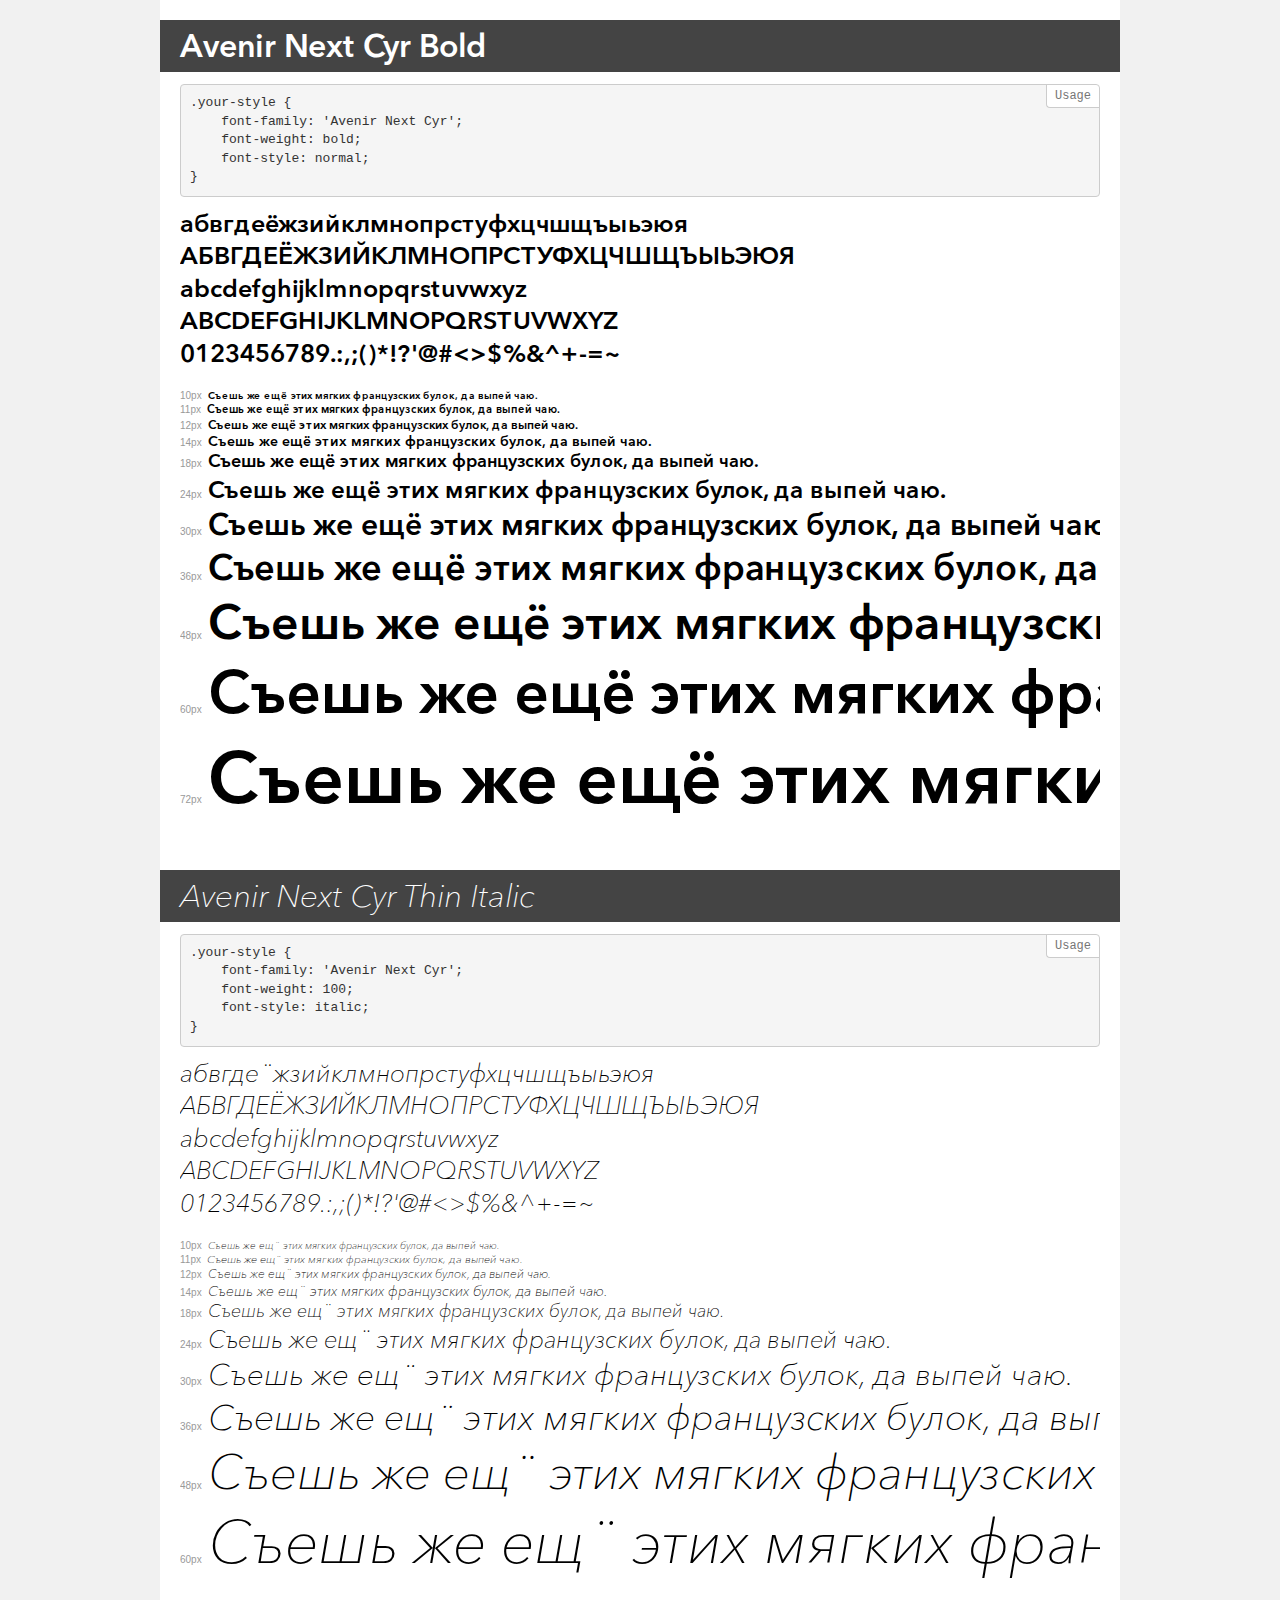
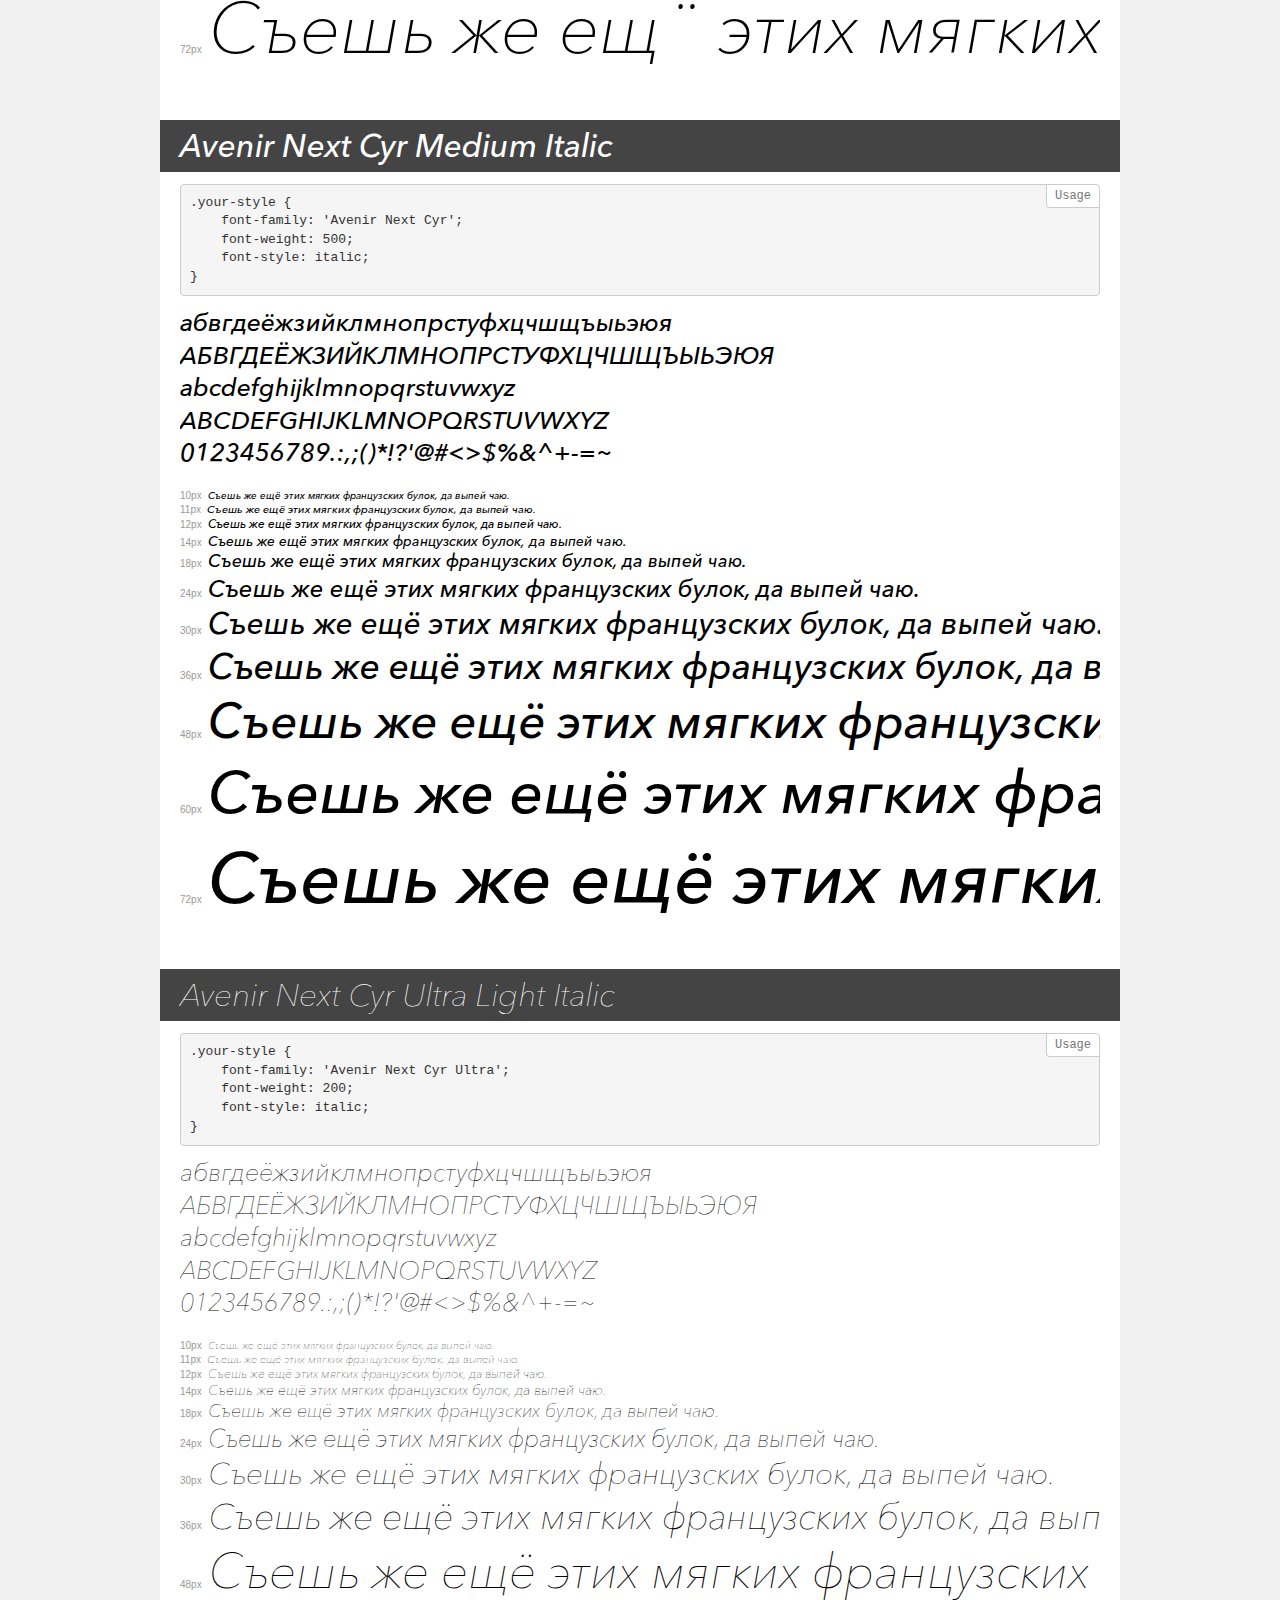
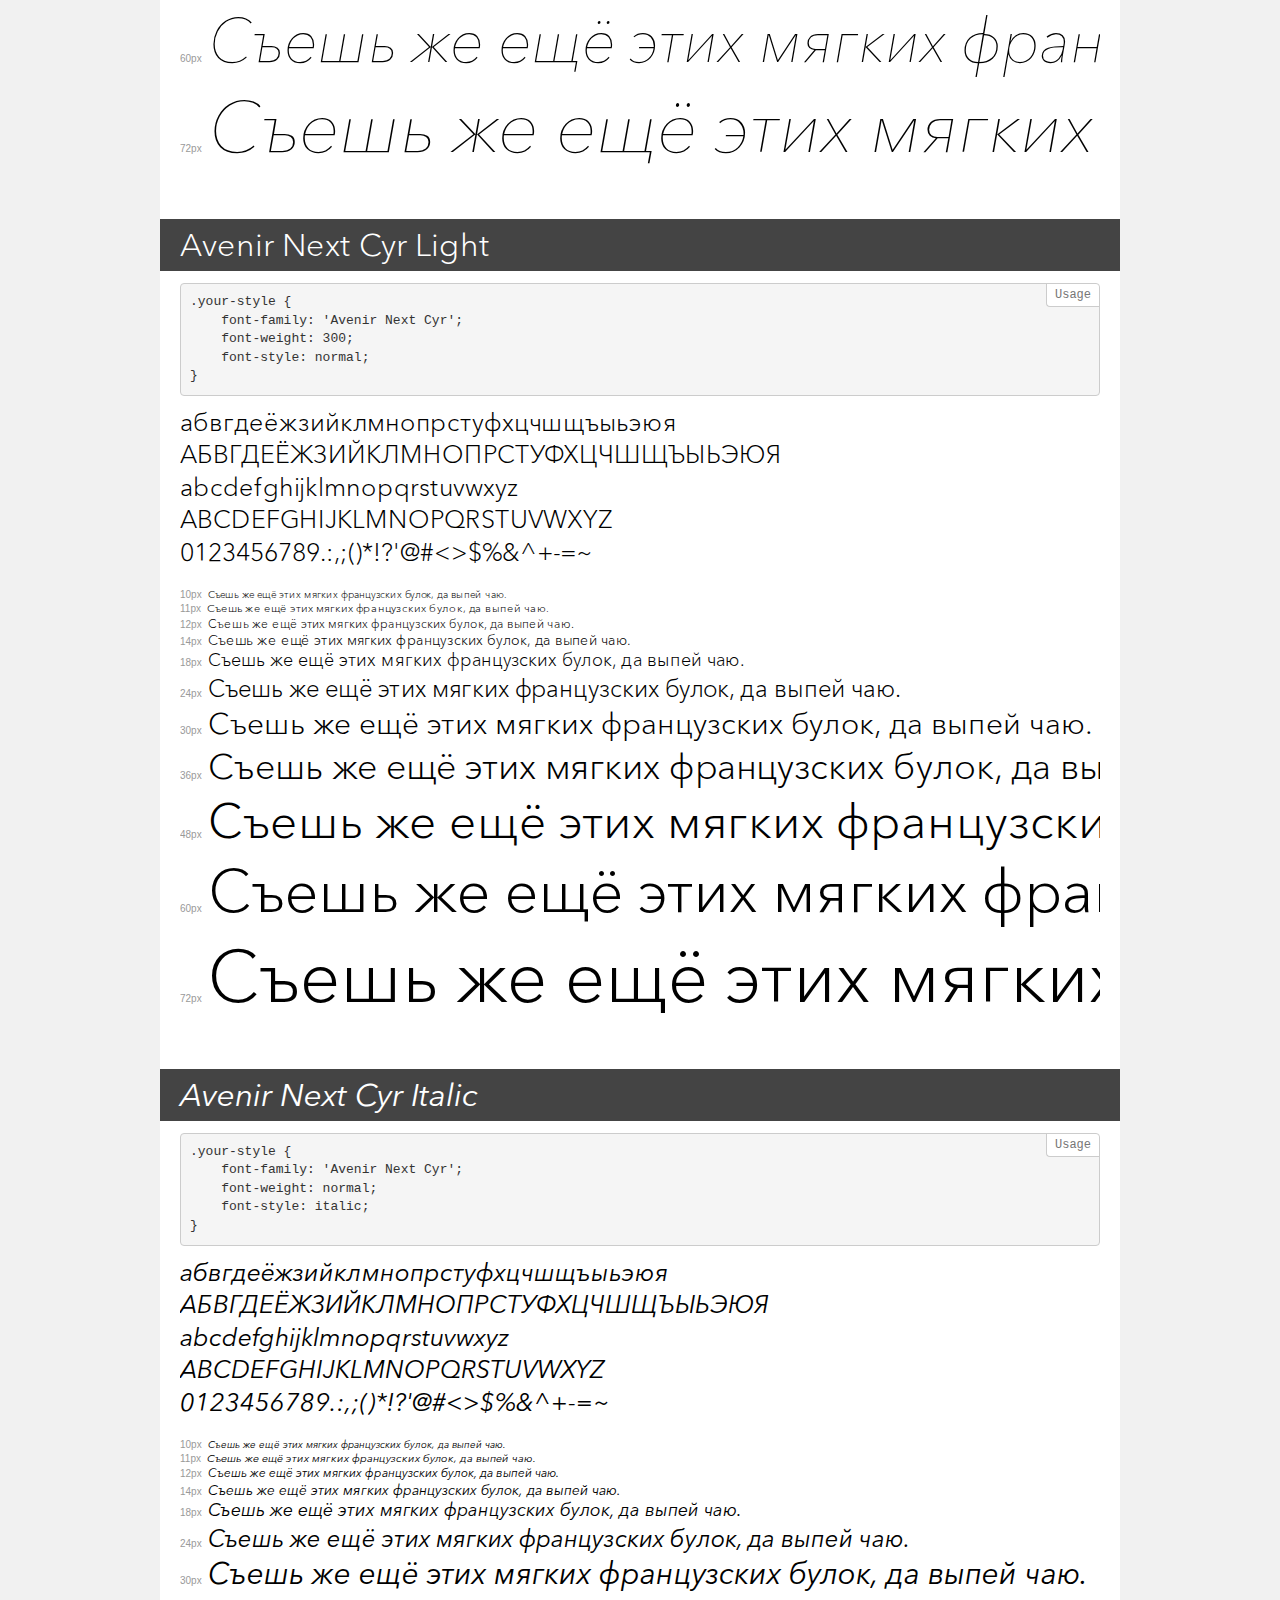
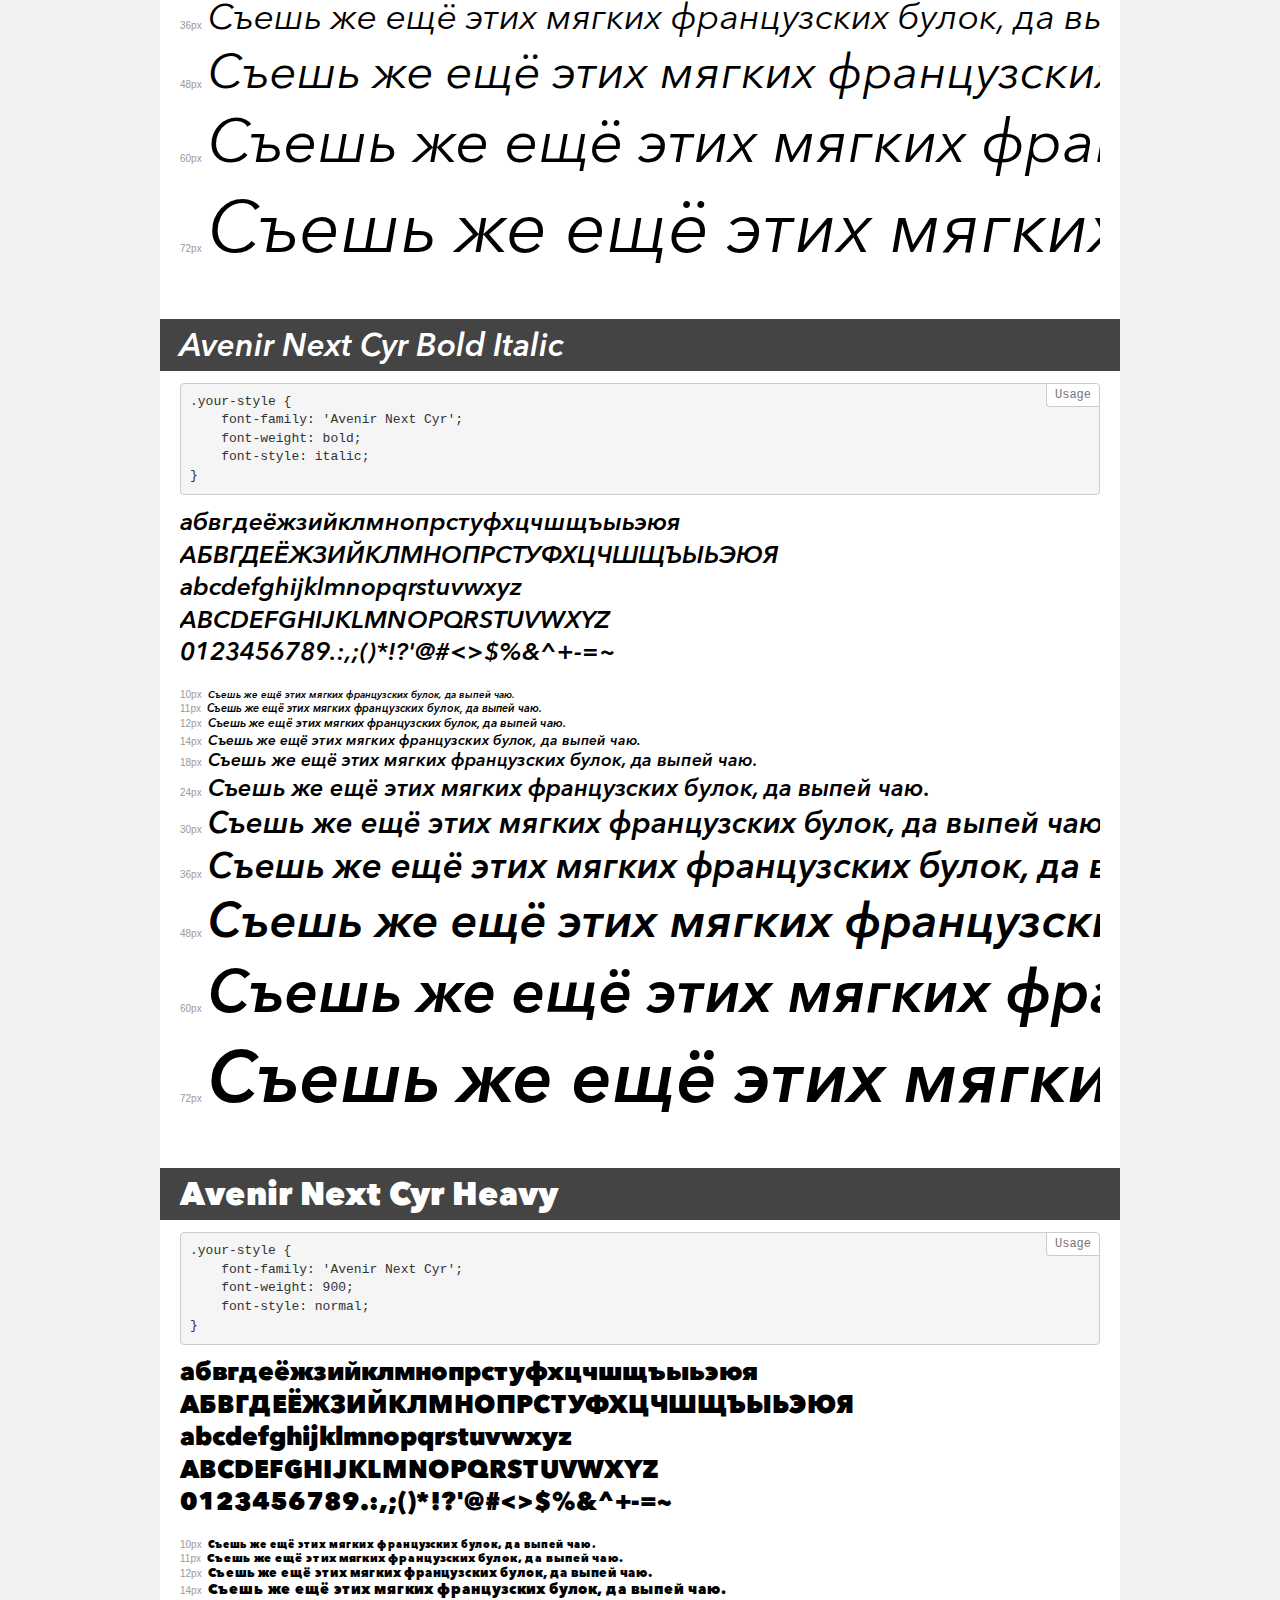
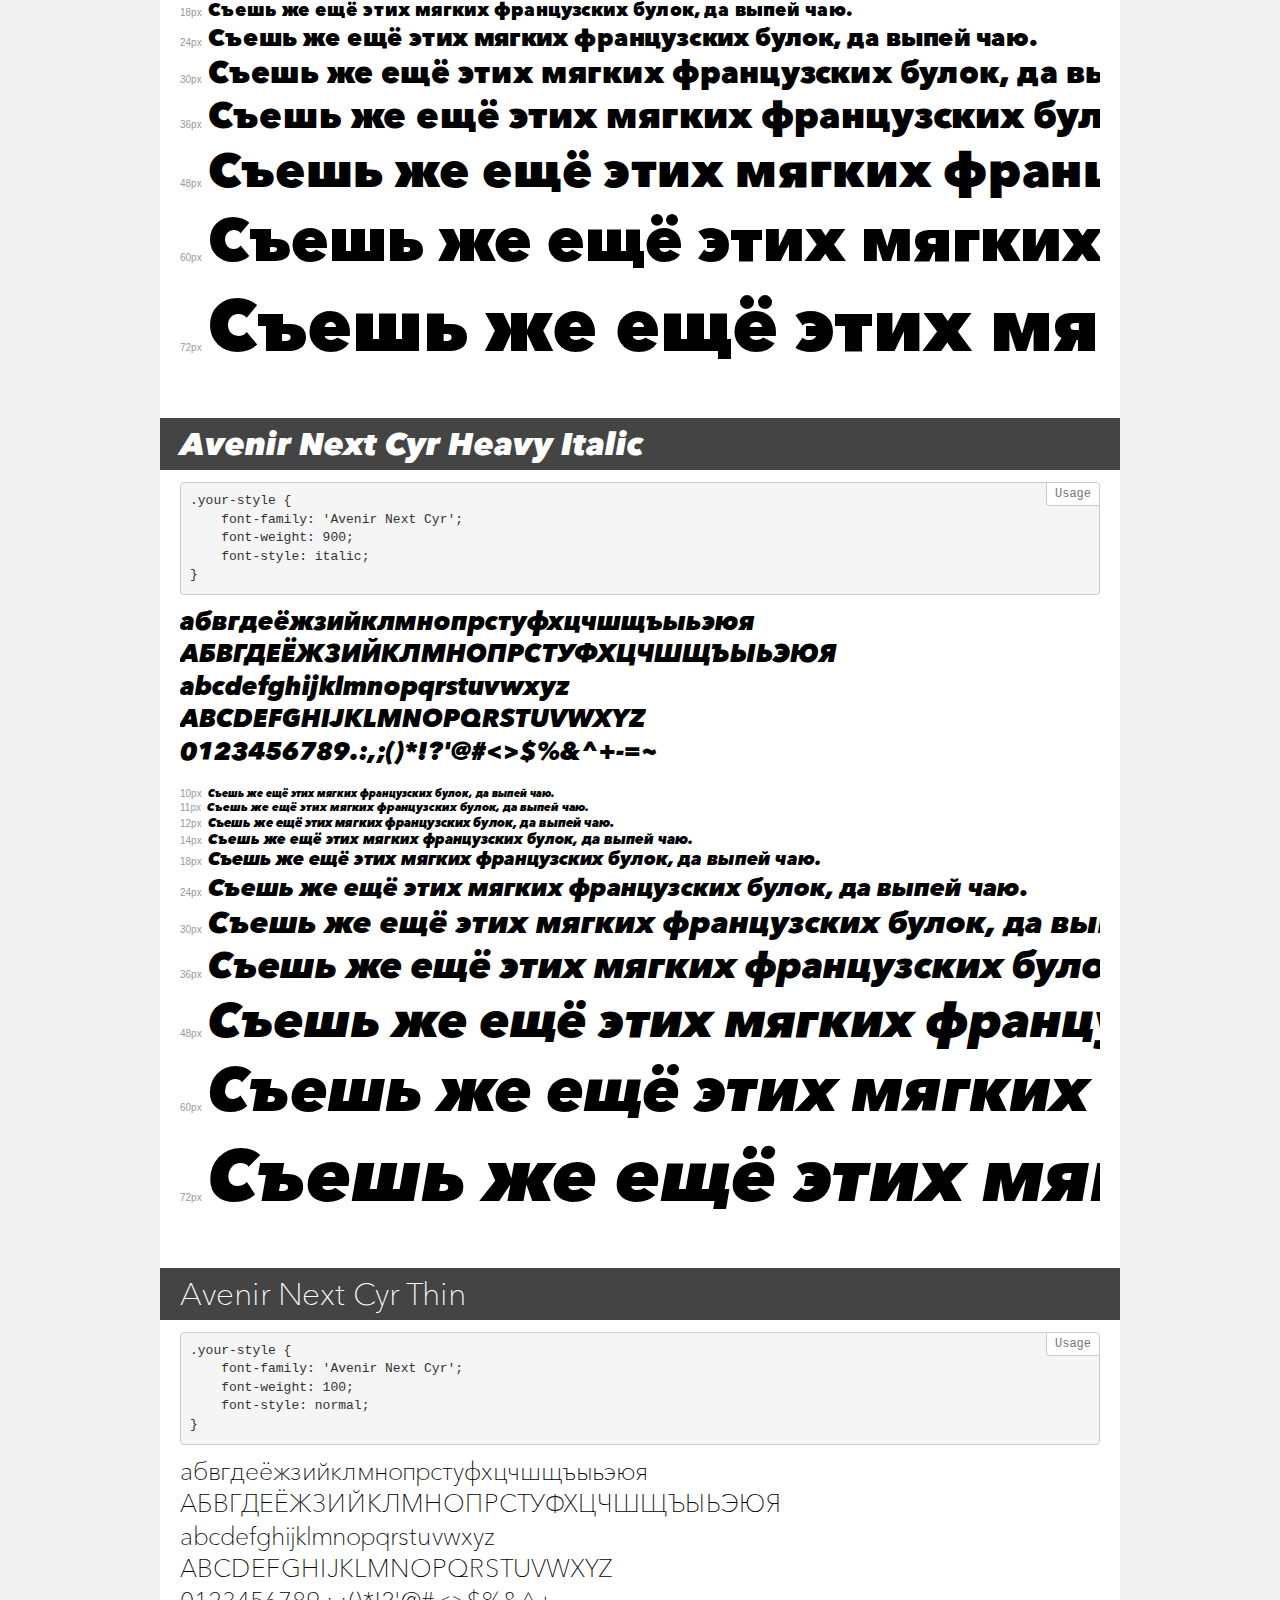
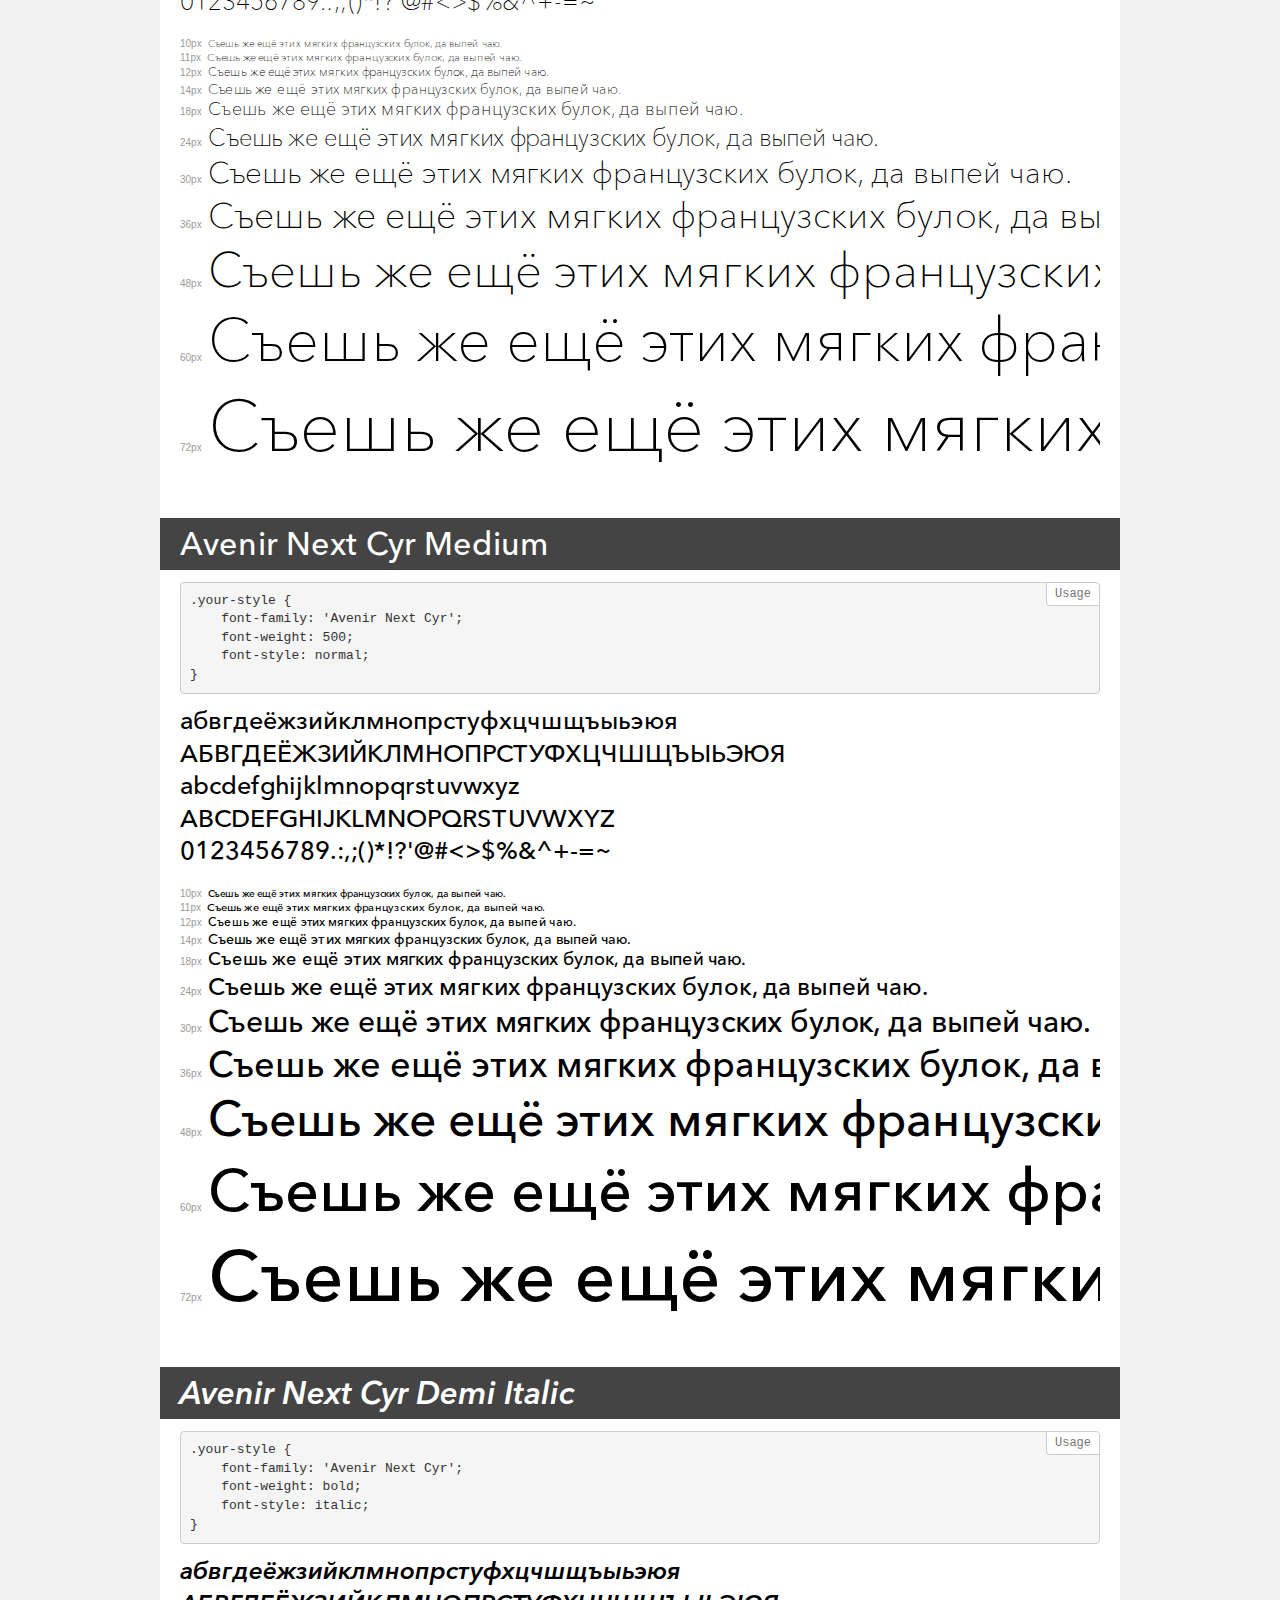
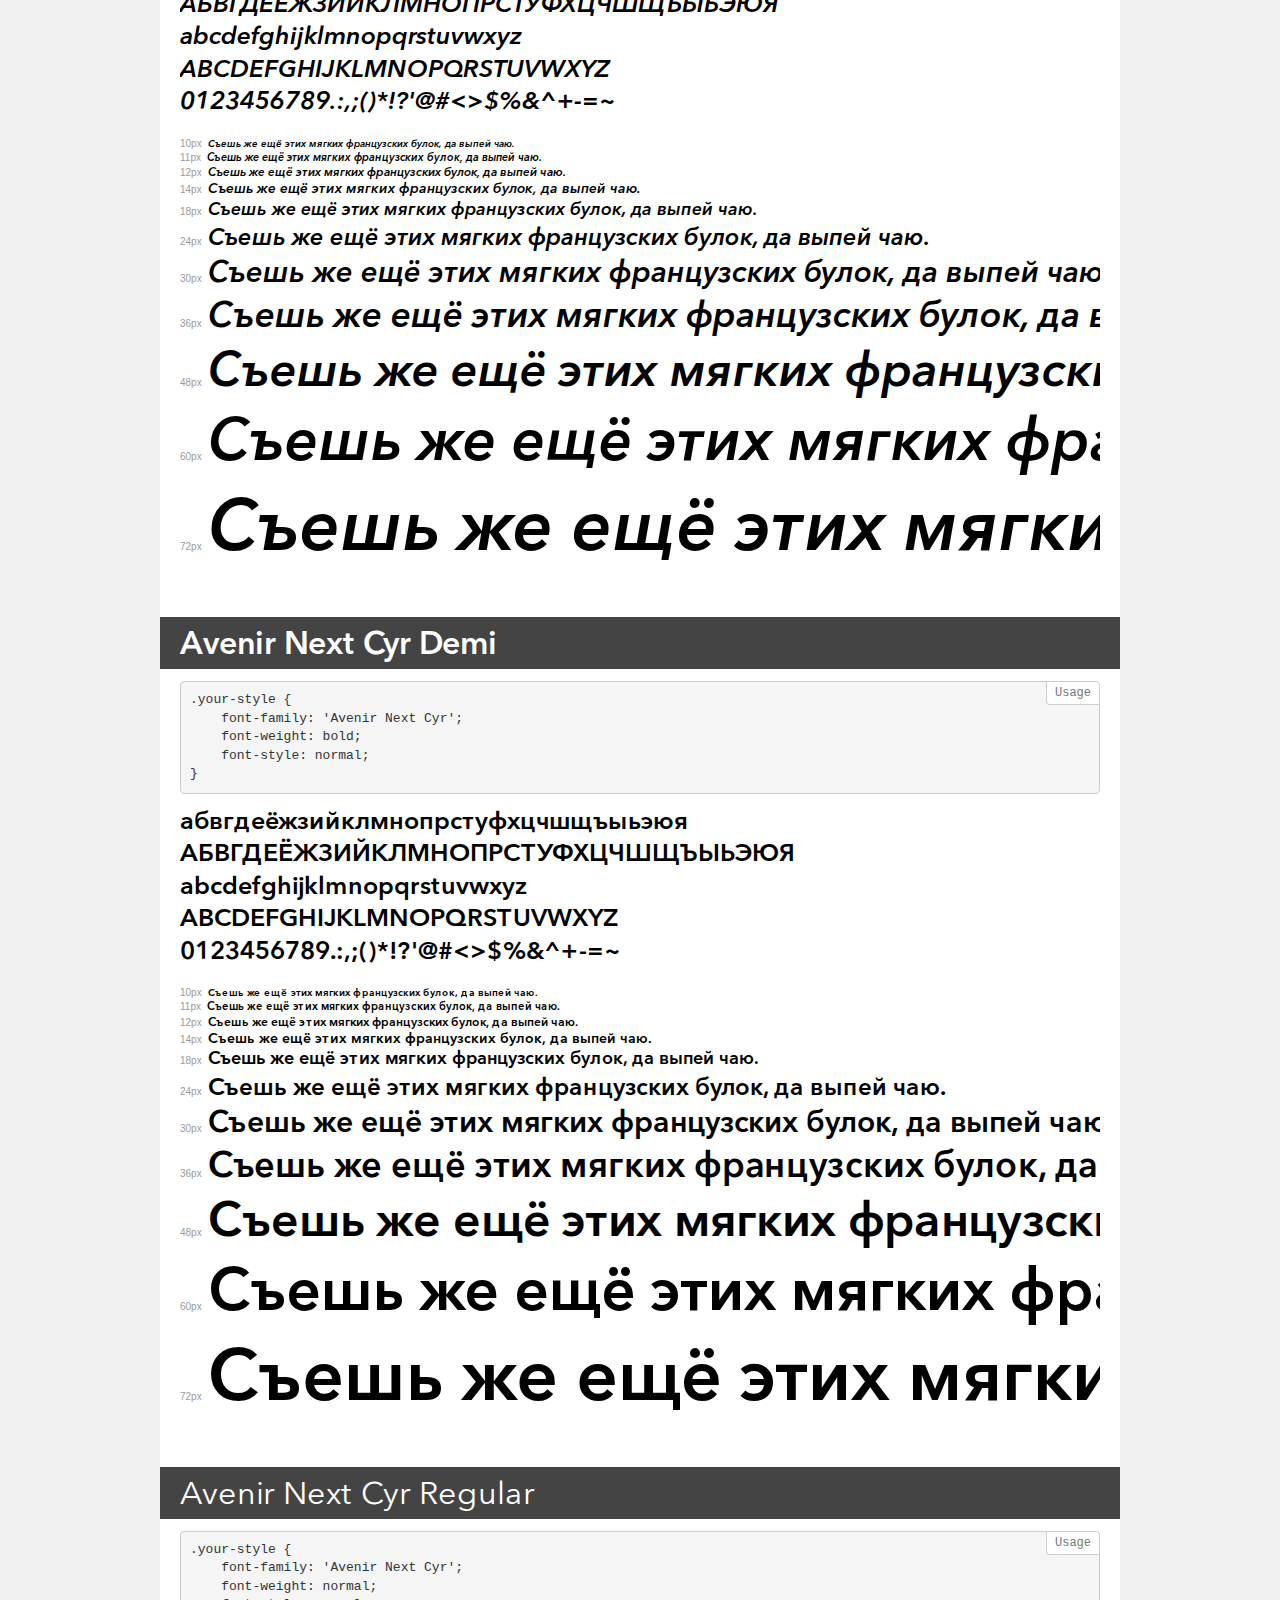
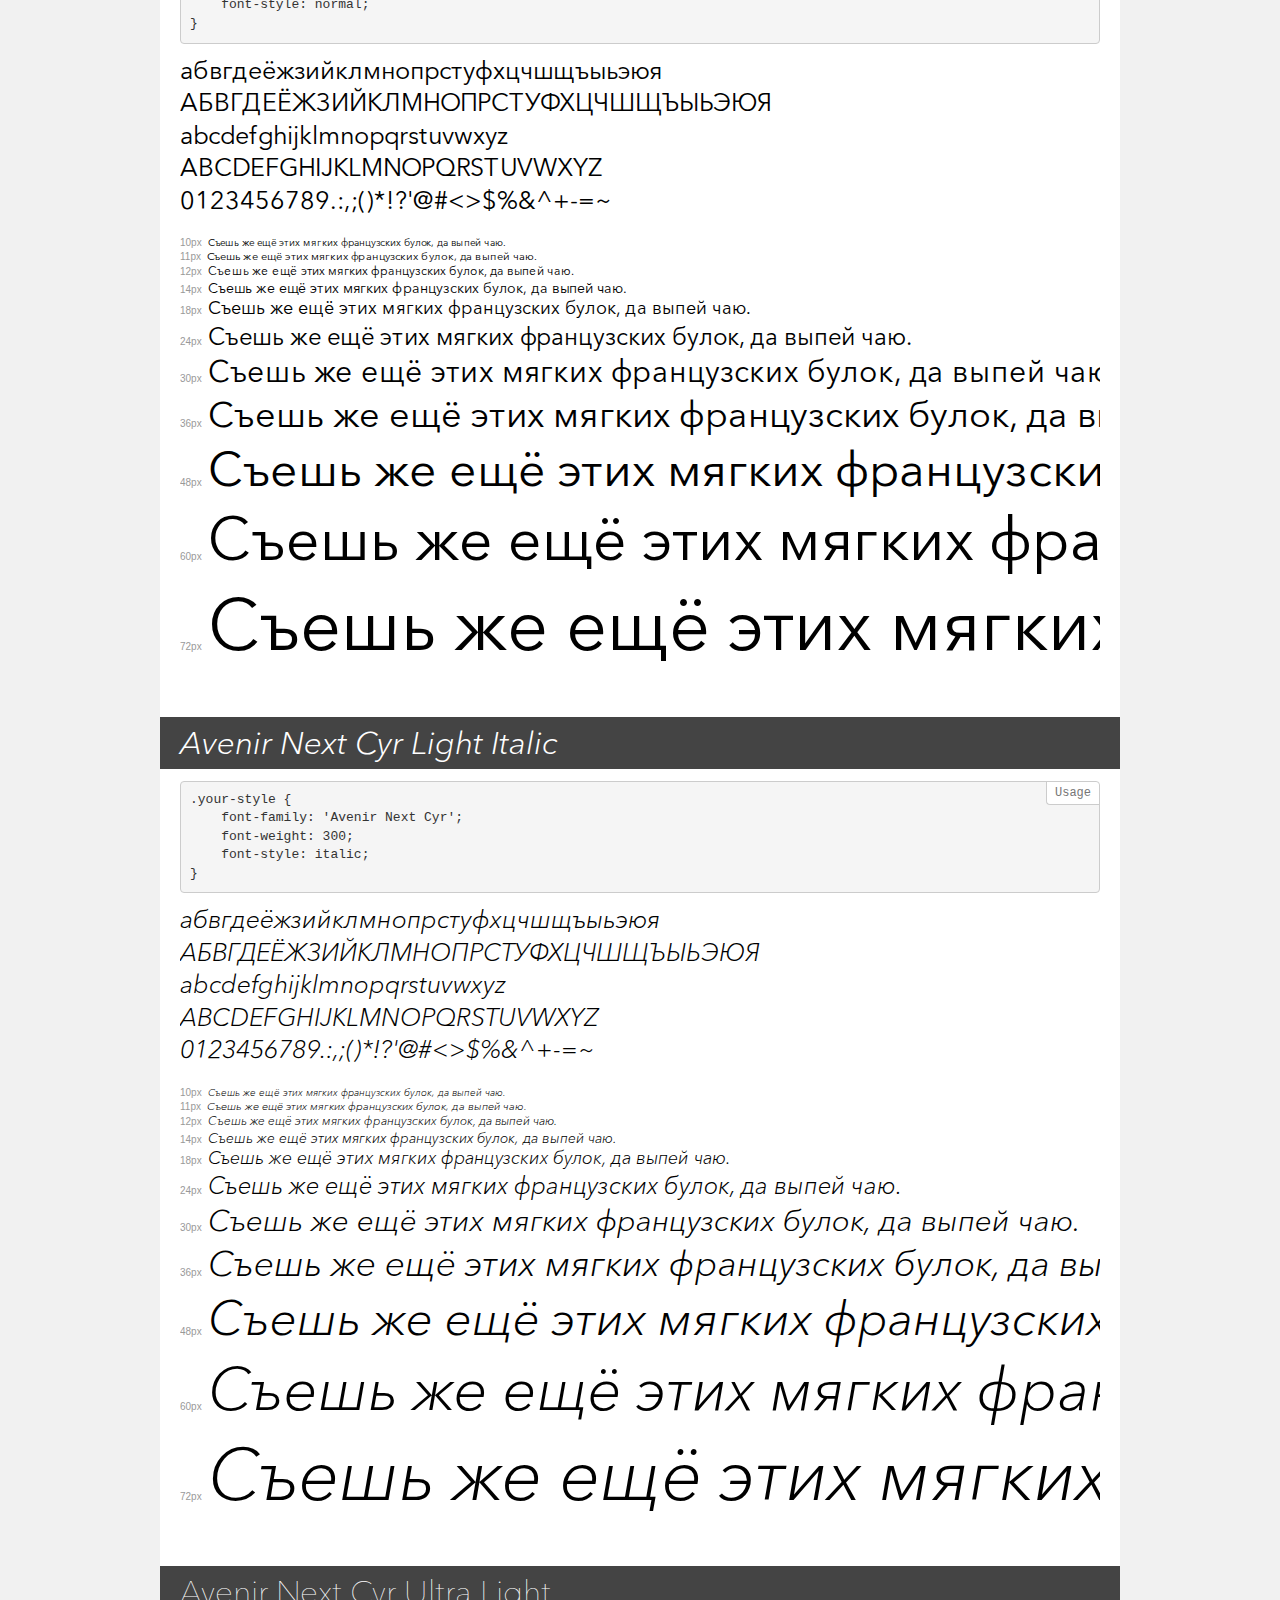
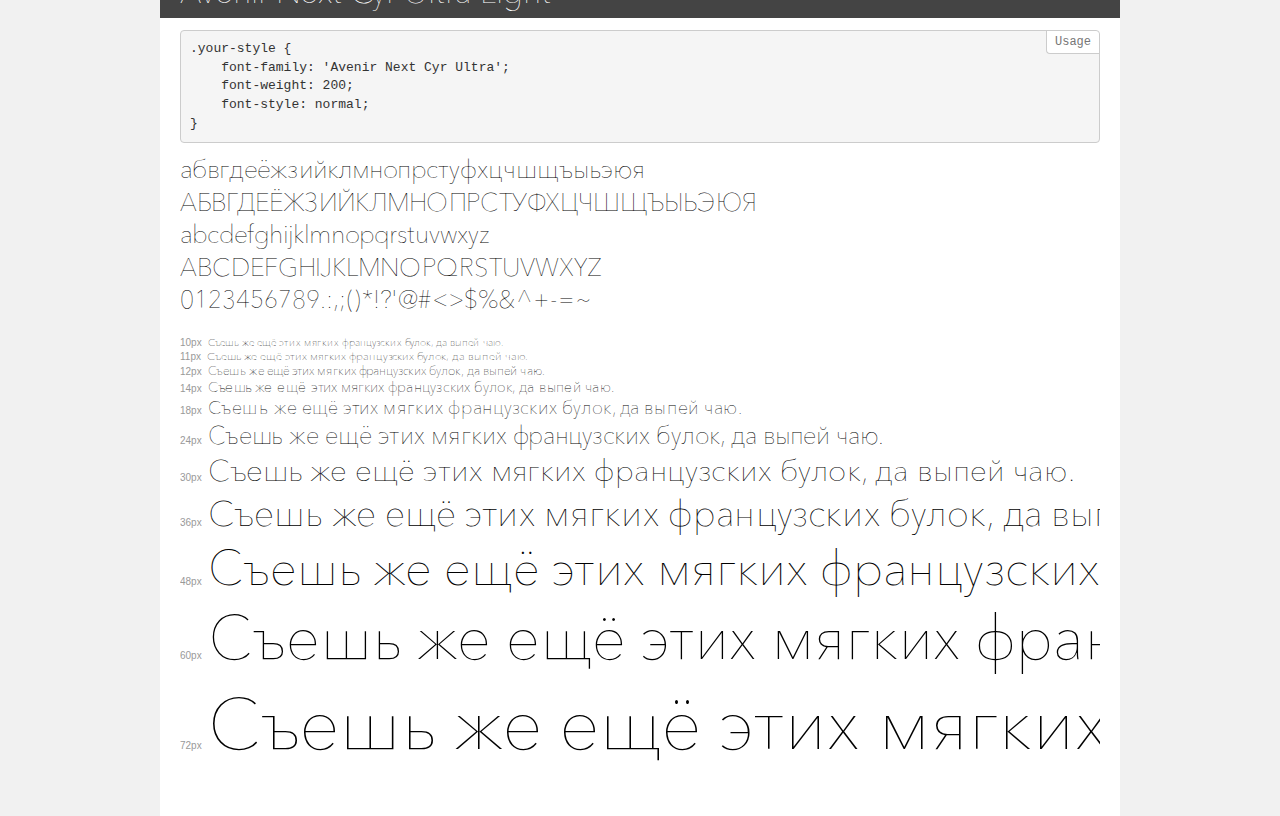
<file: fonts/avenirn/demo.html>
<!DOCTYPE html>
<html>
<head>
    <meta charset="utf-8">
    <meta http-equiv="X-UA-Compatible" content="IE=edge">
    <meta name="viewport" content="width=device-width, initial-scale=1">
    <meta name="robots" content="noindex, noarchive">
    <meta name="format-detection" content="telephone=no">
    <title>Transfonter demo</title>
    <link href="stylesheet.css" rel="stylesheet">
    <style>
        /*
        http://meyerweb.com/eric/tools/css/reset/
        v2.0 | 20110126
        License: none (public domain)
        */
        html, body, div, span, applet, object, iframe,
        h1, h2, h3, h4, h5, h6, p, blockquote, pre,
        a, abbr, acronym, address, big, cite, code,
        del, dfn, em, img, ins, kbd, q, s, samp,
        small, strike, strong, sub, sup, tt, var,
        b, u, i, center,
        dl, dt, dd, ol, ul, li,
        fieldset, form, label, legend,
        table, caption, tbody, tfoot, thead, tr, th, td,
        article, aside, canvas, details, embed,
        figure, figcaption, footer, header, hgroup,
        menu, nav, output, ruby, section, summary,
        time, mark, audio, video {
            margin: 0;
            padding: 0;
            border: 0;
            font-size: 100%;
            font: inherit;
            vertical-align: baseline;
        }
        /* HTML5 display-role reset for older browsers */
        article, aside, details, figcaption, figure,
        footer, header, hgroup, menu, nav, section {
            display: block;
        }
        body {
            line-height: 1;
        }
        ol, ul {
            list-style: none;
        }
        blockquote, q {
            quotes: none;
        }
        blockquote:before, blockquote:after,
        q:before, q:after {
            content: '';
            content: none;
        }
        table {
            border-collapse: collapse;
            border-spacing: 0;
        }
        /* common styles */
        body {
            background: #f1f1f1;
            color: #000;
        }
        .page {
            background: #fff;
            width: 920px;
            margin: 0 auto;
            padding: 20px 20px 0 20px;
            overflow: hidden;
        }
        .font-container {
            overflow-x: auto;
            overflow-y: hidden;
            margin-bottom: 40px;
            line-height: 1.3;
            white-space: nowrap;
            padding-bottom: 5px;
        }
        h1 {
            position: relative;
            background: #444;
            font-size: 32px;
            color: #fff;
            padding: 10px 20px;
            margin: 0 -20px 12px -20px;
        }
        .letters {
            font-size: 25px;
            margin-bottom: 20px;
        }
        .s10:before {
            content: '10px';
        }
        .s11:before {
            content: '11px';
        }
        .s12:before {
            content: '12px';
        }
        .s14:before {
            content: '14px';
        }
        .s18:before {
            content: '18px';
        }
        .s24:before {
            content: '24px';
        }
        .s30:before {
            content: '30px';
        }
        .s36:before {
            content: '36px';
        }
        .s48:before {
            content: '48px';
        }
        .s60:before {
            content: '60px';
        }
        .s72:before {
            content: '72px';
        }
        .s10:before, .s11:before, .s12:before, .s14:before,
        .s18:before, .s24:before, .s30:before, .s36:before,
        .s48:before, .s60:before, .s72:before {
            font-family: Arial, sans-serif;
            font-size: 10px;
            font-weight: normal;
            font-style: normal;
            color: #999;
            padding-right: 6px;
        }
        pre {
            display: block;
            position: relative;
            padding: 9px;
            margin: 0 0 10px;
            font-family: Monaco, Menlo, Consolas, "Courier New", monospace !important;
            font-size: 13px;
            line-height: 1.428571429;
            color: #333;
            font-weight: normal !important;
            font-style: normal !important;
            background-color: #f5f5f5;
            border: 1px solid #ccc;
            overflow-x: auto;
            border-radius: 4px;
        }
        pre:after {
            display: block;
            position: absolute;
            right: 0;
            top: 0;
            content: 'Usage';
            line-height: 1;
            padding: 5px 8px;
            font-size: 12px;
            color: #767676;
            background-color: #fff;
            border: 1px solid #ccc;
            border-right: none;
            border-top: none;
            border-radius: 0 4px 0 4px;
            z-index: 10;
        }
        /* responsive */
        @media (max-width: 959px) {
            .page {
                width: auto;
                margin: 0;
            }
        }
    </style>
</head>
<body>
<div class="page">
    <div class="demo" style="font-family: 'Avenir Next Cyr'; font-weight: bold; font-style: normal;">
        <h1>Avenir Next Cyr Bold</h1>
        <pre>.your-style {
    font-family: 'Avenir Next Cyr';
    font-weight: bold;
    font-style: normal;
}</pre>
        <div class="font-container">
            <p class="letters">
                абвгдеёжзийклмнопрстуфхцчшщъыьэюя<br>
АБВГДЕЁЖЗИЙКЛМНОПРСТУФХЦЧШЩЪЫЬЭЮЯ<br>
abcdefghijklmnopqrstuvwxyz<br>
ABCDEFGHIJKLMNOPQRSTUVWXYZ<br>
                0123456789.:,;()*!?'@#<>$%&^+-=~
            </p>
            <p class="s10" style="font-size: 10px;">Съешь же ещё этих мягких французских булок, да выпей чаю.</p>
            <p class="s11" style="font-size: 11px;">Съешь же ещё этих мягких французских булок, да выпей чаю.</p>
            <p class="s12" style="font-size: 12px;">Съешь же ещё этих мягких французских булок, да выпей чаю.</p>
            <p class="s14" style="font-size: 14px;">Съешь же ещё этих мягких французских булок, да выпей чаю.</p>
            <p class="s18" style="font-size: 18px;">Съешь же ещё этих мягких французских булок, да выпей чаю.</p>
            <p class="s24" style="font-size: 24px;">Съешь же ещё этих мягких французских булок, да выпей чаю.</p>
            <p class="s30" style="font-size: 30px;">Съешь же ещё этих мягких французских булок, да выпей чаю.</p>
            <p class="s36" style="font-size: 36px;">Съешь же ещё этих мягких французских булок, да выпей чаю.</p>
            <p class="s48" style="font-size: 48px;">Съешь же ещё этих мягких французских булок, да выпей чаю.</p>
            <p class="s60" style="font-size: 60px;">Съешь же ещё этих мягких французских булок, да выпей чаю.</p>
            <p class="s72" style="font-size: 72px;">Съешь же ещё этих мягких французских булок, да выпей чаю.</p>
        </div>
    </div>
    <div class="demo" style="font-family: 'Avenir Next Cyr'; font-weight: 100; font-style: italic;">
        <h1>Avenir Next Cyr Thin Italic</h1>
        <pre>.your-style {
    font-family: 'Avenir Next Cyr';
    font-weight: 100;
    font-style: italic;
}</pre>
        <div class="font-container">
            <p class="letters">
                абвгдеёжзийклмнопрстуфхцчшщъыьэюя<br>
АБВГДЕЁЖЗИЙКЛМНОПРСТУФХЦЧШЩЪЫЬЭЮЯ<br>
abcdefghijklmnopqrstuvwxyz<br>
ABCDEFGHIJKLMNOPQRSTUVWXYZ<br>
                0123456789.:,;()*!?'@#<>$%&^+-=~
            </p>
            <p class="s10" style="font-size: 10px;">Съешь же ещё этих мягких французских булок, да выпей чаю.</p>
            <p class="s11" style="font-size: 11px;">Съешь же ещё этих мягких французских булок, да выпей чаю.</p>
            <p class="s12" style="font-size: 12px;">Съешь же ещё этих мягких французских булок, да выпей чаю.</p>
            <p class="s14" style="font-size: 14px;">Съешь же ещё этих мягких французских булок, да выпей чаю.</p>
            <p class="s18" style="font-size: 18px;">Съешь же ещё этих мягких французских булок, да выпей чаю.</p>
            <p class="s24" style="font-size: 24px;">Съешь же ещё этих мягких французских булок, да выпей чаю.</p>
            <p class="s30" style="font-size: 30px;">Съешь же ещё этих мягких французских булок, да выпей чаю.</p>
            <p class="s36" style="font-size: 36px;">Съешь же ещё этих мягких французских булок, да выпей чаю.</p>
            <p class="s48" style="font-size: 48px;">Съешь же ещё этих мягких французских булок, да выпей чаю.</p>
            <p class="s60" style="font-size: 60px;">Съешь же ещё этих мягких французских булок, да выпей чаю.</p>
            <p class="s72" style="font-size: 72px;">Съешь же ещё этих мягких французских булок, да выпей чаю.</p>
        </div>
    </div>
    <div class="demo" style="font-family: 'Avenir Next Cyr'; font-weight: 500; font-style: italic;">
        <h1>Avenir Next Cyr Medium Italic</h1>
        <pre>.your-style {
    font-family: 'Avenir Next Cyr';
    font-weight: 500;
    font-style: italic;
}</pre>
        <div class="font-container">
            <p class="letters">
                абвгдеёжзийклмнопрстуфхцчшщъыьэюя<br>
АБВГДЕЁЖЗИЙКЛМНОПРСТУФХЦЧШЩЪЫЬЭЮЯ<br>
abcdefghijklmnopqrstuvwxyz<br>
ABCDEFGHIJKLMNOPQRSTUVWXYZ<br>
                0123456789.:,;()*!?'@#<>$%&^+-=~
            </p>
            <p class="s10" style="font-size: 10px;">Съешь же ещё этих мягких французских булок, да выпей чаю.</p>
            <p class="s11" style="font-size: 11px;">Съешь же ещё этих мягких французских булок, да выпей чаю.</p>
            <p class="s12" style="font-size: 12px;">Съешь же ещё этих мягких французских булок, да выпей чаю.</p>
            <p class="s14" style="font-size: 14px;">Съешь же ещё этих мягких французских булок, да выпей чаю.</p>
            <p class="s18" style="font-size: 18px;">Съешь же ещё этих мягких французских булок, да выпей чаю.</p>
            <p class="s24" style="font-size: 24px;">Съешь же ещё этих мягких французских булок, да выпей чаю.</p>
            <p class="s30" style="font-size: 30px;">Съешь же ещё этих мягких французских булок, да выпей чаю.</p>
            <p class="s36" style="font-size: 36px;">Съешь же ещё этих мягких французских булок, да выпей чаю.</p>
            <p class="s48" style="font-size: 48px;">Съешь же ещё этих мягких французских булок, да выпей чаю.</p>
            <p class="s60" style="font-size: 60px;">Съешь же ещё этих мягких французских булок, да выпей чаю.</p>
            <p class="s72" style="font-size: 72px;">Съешь же ещё этих мягких французских булок, да выпей чаю.</p>
        </div>
    </div>
    <div class="demo" style="font-family: 'Avenir Next Cyr Ultra'; font-weight: 200; font-style: italic;">
        <h1>Avenir Next Cyr Ultra Light Italic</h1>
        <pre>.your-style {
    font-family: 'Avenir Next Cyr Ultra';
    font-weight: 200;
    font-style: italic;
}</pre>
        <div class="font-container">
            <p class="letters">
                абвгдеёжзийклмнопрстуфхцчшщъыьэюя<br>
АБВГДЕЁЖЗИЙКЛМНОПРСТУФХЦЧШЩЪЫЬЭЮЯ<br>
abcdefghijklmnopqrstuvwxyz<br>
ABCDEFGHIJKLMNOPQRSTUVWXYZ<br>
                0123456789.:,;()*!?'@#<>$%&^+-=~
            </p>
            <p class="s10" style="font-size: 10px;">Съешь же ещё этих мягких французских булок, да выпей чаю.</p>
            <p class="s11" style="font-size: 11px;">Съешь же ещё этих мягких французских булок, да выпей чаю.</p>
            <p class="s12" style="font-size: 12px;">Съешь же ещё этих мягких французских булок, да выпей чаю.</p>
            <p class="s14" style="font-size: 14px;">Съешь же ещё этих мягких французских булок, да выпей чаю.</p>
            <p class="s18" style="font-size: 18px;">Съешь же ещё этих мягких французских булок, да выпей чаю.</p>
            <p class="s24" style="font-size: 24px;">Съешь же ещё этих мягких французских булок, да выпей чаю.</p>
            <p class="s30" style="font-size: 30px;">Съешь же ещё этих мягких французских булок, да выпей чаю.</p>
            <p class="s36" style="font-size: 36px;">Съешь же ещё этих мягких французских булок, да выпей чаю.</p>
            <p class="s48" style="font-size: 48px;">Съешь же ещё этих мягких французских булок, да выпей чаю.</p>
            <p class="s60" style="font-size: 60px;">Съешь же ещё этих мягких французских булок, да выпей чаю.</p>
            <p class="s72" style="font-size: 72px;">Съешь же ещё этих мягких французских булок, да выпей чаю.</p>
        </div>
    </div>
    <div class="demo" style="font-family: 'Avenir Next Cyr'; font-weight: 300; font-style: normal;">
        <h1>Avenir Next Cyr Light</h1>
        <pre>.your-style {
    font-family: 'Avenir Next Cyr';
    font-weight: 300;
    font-style: normal;
}</pre>
        <div class="font-container">
            <p class="letters">
                абвгдеёжзийклмнопрстуфхцчшщъыьэюя<br>
АБВГДЕЁЖЗИЙКЛМНОПРСТУФХЦЧШЩЪЫЬЭЮЯ<br>
abcdefghijklmnopqrstuvwxyz<br>
ABCDEFGHIJKLMNOPQRSTUVWXYZ<br>
                0123456789.:,;()*!?'@#<>$%&^+-=~
            </p>
            <p class="s10" style="font-size: 10px;">Съешь же ещё этих мягких французских булок, да выпей чаю.</p>
            <p class="s11" style="font-size: 11px;">Съешь же ещё этих мягких французских булок, да выпей чаю.</p>
            <p class="s12" style="font-size: 12px;">Съешь же ещё этих мягких французских булок, да выпей чаю.</p>
            <p class="s14" style="font-size: 14px;">Съешь же ещё этих мягких французских булок, да выпей чаю.</p>
            <p class="s18" style="font-size: 18px;">Съешь же ещё этих мягких французских булок, да выпей чаю.</p>
            <p class="s24" style="font-size: 24px;">Съешь же ещё этих мягких французских булок, да выпей чаю.</p>
            <p class="s30" style="font-size: 30px;">Съешь же ещё этих мягких французских булок, да выпей чаю.</p>
            <p class="s36" style="font-size: 36px;">Съешь же ещё этих мягких французских булок, да выпей чаю.</p>
            <p class="s48" style="font-size: 48px;">Съешь же ещё этих мягких французских булок, да выпей чаю.</p>
            <p class="s60" style="font-size: 60px;">Съешь же ещё этих мягких французских булок, да выпей чаю.</p>
            <p class="s72" style="font-size: 72px;">Съешь же ещё этих мягких французских булок, да выпей чаю.</p>
        </div>
    </div>
    <div class="demo" style="font-family: 'Avenir Next Cyr'; font-weight: normal; font-style: italic;">
        <h1>Avenir Next Cyr Italic</h1>
        <pre>.your-style {
    font-family: 'Avenir Next Cyr';
    font-weight: normal;
    font-style: italic;
}</pre>
        <div class="font-container">
            <p class="letters">
                абвгдеёжзийклмнопрстуфхцчшщъыьэюя<br>
АБВГДЕЁЖЗИЙКЛМНОПРСТУФХЦЧШЩЪЫЬЭЮЯ<br>
abcdefghijklmnopqrstuvwxyz<br>
ABCDEFGHIJKLMNOPQRSTUVWXYZ<br>
                0123456789.:,;()*!?'@#<>$%&^+-=~
            </p>
            <p class="s10" style="font-size: 10px;">Съешь же ещё этих мягких французских булок, да выпей чаю.</p>
            <p class="s11" style="font-size: 11px;">Съешь же ещё этих мягких французских булок, да выпей чаю.</p>
            <p class="s12" style="font-size: 12px;">Съешь же ещё этих мягких французских булок, да выпей чаю.</p>
            <p class="s14" style="font-size: 14px;">Съешь же ещё этих мягких французских булок, да выпей чаю.</p>
            <p class="s18" style="font-size: 18px;">Съешь же ещё этих мягких французских булок, да выпей чаю.</p>
            <p class="s24" style="font-size: 24px;">Съешь же ещё этих мягких французских булок, да выпей чаю.</p>
            <p class="s30" style="font-size: 30px;">Съешь же ещё этих мягких французских булок, да выпей чаю.</p>
            <p class="s36" style="font-size: 36px;">Съешь же ещё этих мягких французских булок, да выпей чаю.</p>
            <p class="s48" style="font-size: 48px;">Съешь же ещё этих мягких французских булок, да выпей чаю.</p>
            <p class="s60" style="font-size: 60px;">Съешь же ещё этих мягких французских булок, да выпей чаю.</p>
            <p class="s72" style="font-size: 72px;">Съешь же ещё этих мягких французских булок, да выпей чаю.</p>
        </div>
    </div>
    <div class="demo" style="font-family: 'Avenir Next Cyr'; font-weight: bold; font-style: italic;">
        <h1>Avenir Next Cyr Bold Italic</h1>
        <pre>.your-style {
    font-family: 'Avenir Next Cyr';
    font-weight: bold;
    font-style: italic;
}</pre>
        <div class="font-container">
            <p class="letters">
                абвгдеёжзийклмнопрстуфхцчшщъыьэюя<br>
АБВГДЕЁЖЗИЙКЛМНОПРСТУФХЦЧШЩЪЫЬЭЮЯ<br>
abcdefghijklmnopqrstuvwxyz<br>
ABCDEFGHIJKLMNOPQRSTUVWXYZ<br>
                0123456789.:,;()*!?'@#<>$%&^+-=~
            </p>
            <p class="s10" style="font-size: 10px;">Съешь же ещё этих мягких французских булок, да выпей чаю.</p>
            <p class="s11" style="font-size: 11px;">Съешь же ещё этих мягких французских булок, да выпей чаю.</p>
            <p class="s12" style="font-size: 12px;">Съешь же ещё этих мягких французских булок, да выпей чаю.</p>
            <p class="s14" style="font-size: 14px;">Съешь же ещё этих мягких французских булок, да выпей чаю.</p>
            <p class="s18" style="font-size: 18px;">Съешь же ещё этих мягких французских булок, да выпей чаю.</p>
            <p class="s24" style="font-size: 24px;">Съешь же ещё этих мягких французских булок, да выпей чаю.</p>
            <p class="s30" style="font-size: 30px;">Съешь же ещё этих мягких французских булок, да выпей чаю.</p>
            <p class="s36" style="font-size: 36px;">Съешь же ещё этих мягких французских булок, да выпей чаю.</p>
            <p class="s48" style="font-size: 48px;">Съешь же ещё этих мягких французских булок, да выпей чаю.</p>
            <p class="s60" style="font-size: 60px;">Съешь же ещё этих мягких французских булок, да выпей чаю.</p>
            <p class="s72" style="font-size: 72px;">Съешь же ещё этих мягких французских булок, да выпей чаю.</p>
        </div>
    </div>
    <div class="demo" style="font-family: 'Avenir Next Cyr'; font-weight: 900; font-style: normal;">
        <h1>Avenir Next Cyr Heavy</h1>
        <pre>.your-style {
    font-family: 'Avenir Next Cyr';
    font-weight: 900;
    font-style: normal;
}</pre>
        <div class="font-container">
            <p class="letters">
                абвгдеёжзийклмнопрстуфхцчшщъыьэюя<br>
АБВГДЕЁЖЗИЙКЛМНОПРСТУФХЦЧШЩЪЫЬЭЮЯ<br>
abcdefghijklmnopqrstuvwxyz<br>
ABCDEFGHIJKLMNOPQRSTUVWXYZ<br>
                0123456789.:,;()*!?'@#<>$%&^+-=~
            </p>
            <p class="s10" style="font-size: 10px;">Съешь же ещё этих мягких французских булок, да выпей чаю.</p>
            <p class="s11" style="font-size: 11px;">Съешь же ещё этих мягких французских булок, да выпей чаю.</p>
            <p class="s12" style="font-size: 12px;">Съешь же ещё этих мягких французских булок, да выпей чаю.</p>
            <p class="s14" style="font-size: 14px;">Съешь же ещё этих мягких французских булок, да выпей чаю.</p>
            <p class="s18" style="font-size: 18px;">Съешь же ещё этих мягких французских булок, да выпей чаю.</p>
            <p class="s24" style="font-size: 24px;">Съешь же ещё этих мягких французских булок, да выпей чаю.</p>
            <p class="s30" style="font-size: 30px;">Съешь же ещё этих мягких французских булок, да выпей чаю.</p>
            <p class="s36" style="font-size: 36px;">Съешь же ещё этих мягких французских булок, да выпей чаю.</p>
            <p class="s48" style="font-size: 48px;">Съешь же ещё этих мягких французских булок, да выпей чаю.</p>
            <p class="s60" style="font-size: 60px;">Съешь же ещё этих мягких французских булок, да выпей чаю.</p>
            <p class="s72" style="font-size: 72px;">Съешь же ещё этих мягких французских булок, да выпей чаю.</p>
        </div>
    </div>
    <div class="demo" style="font-family: 'Avenir Next Cyr'; font-weight: 900; font-style: italic;">
        <h1>Avenir Next Cyr Heavy Italic</h1>
        <pre>.your-style {
    font-family: 'Avenir Next Cyr';
    font-weight: 900;
    font-style: italic;
}</pre>
        <div class="font-container">
            <p class="letters">
                абвгдеёжзийклмнопрстуфхцчшщъыьэюя<br>
АБВГДЕЁЖЗИЙКЛМНОПРСТУФХЦЧШЩЪЫЬЭЮЯ<br>
abcdefghijklmnopqrstuvwxyz<br>
ABCDEFGHIJKLMNOPQRSTUVWXYZ<br>
                0123456789.:,;()*!?'@#<>$%&^+-=~
            </p>
            <p class="s10" style="font-size: 10px;">Съешь же ещё этих мягких французских булок, да выпей чаю.</p>
            <p class="s11" style="font-size: 11px;">Съешь же ещё этих мягких французских булок, да выпей чаю.</p>
            <p class="s12" style="font-size: 12px;">Съешь же ещё этих мягких французских булок, да выпей чаю.</p>
            <p class="s14" style="font-size: 14px;">Съешь же ещё этих мягких французских булок, да выпей чаю.</p>
            <p class="s18" style="font-size: 18px;">Съешь же ещё этих мягких французских булок, да выпей чаю.</p>
            <p class="s24" style="font-size: 24px;">Съешь же ещё этих мягких французских булок, да выпей чаю.</p>
            <p class="s30" style="font-size: 30px;">Съешь же ещё этих мягких французских булок, да выпей чаю.</p>
            <p class="s36" style="font-size: 36px;">Съешь же ещё этих мягких французских булок, да выпей чаю.</p>
            <p class="s48" style="font-size: 48px;">Съешь же ещё этих мягких французских булок, да выпей чаю.</p>
            <p class="s60" style="font-size: 60px;">Съешь же ещё этих мягких французских булок, да выпей чаю.</p>
            <p class="s72" style="font-size: 72px;">Съешь же ещё этих мягких французских булок, да выпей чаю.</p>
        </div>
    </div>
    <div class="demo" style="font-family: 'Avenir Next Cyr'; font-weight: 100; font-style: normal;">
        <h1>Avenir Next Cyr Thin</h1>
        <pre>.your-style {
    font-family: 'Avenir Next Cyr';
    font-weight: 100;
    font-style: normal;
}</pre>
        <div class="font-container">
            <p class="letters">
                абвгдеёжзийклмнопрстуфхцчшщъыьэюя<br>
АБВГДЕЁЖЗИЙКЛМНОПРСТУФХЦЧШЩЪЫЬЭЮЯ<br>
abcdefghijklmnopqrstuvwxyz<br>
ABCDEFGHIJKLMNOPQRSTUVWXYZ<br>
                0123456789.:,;()*!?'@#<>$%&^+-=~
            </p>
            <p class="s10" style="font-size: 10px;">Съешь же ещё этих мягких французских булок, да выпей чаю.</p>
            <p class="s11" style="font-size: 11px;">Съешь же ещё этих мягких французских булок, да выпей чаю.</p>
            <p class="s12" style="font-size: 12px;">Съешь же ещё этих мягких французских булок, да выпей чаю.</p>
            <p class="s14" style="font-size: 14px;">Съешь же ещё этих мягких французских булок, да выпей чаю.</p>
            <p class="s18" style="font-size: 18px;">Съешь же ещё этих мягких французских булок, да выпей чаю.</p>
            <p class="s24" style="font-size: 24px;">Съешь же ещё этих мягких французских булок, да выпей чаю.</p>
            <p class="s30" style="font-size: 30px;">Съешь же ещё этих мягких французских булок, да выпей чаю.</p>
            <p class="s36" style="font-size: 36px;">Съешь же ещё этих мягких французских булок, да выпей чаю.</p>
            <p class="s48" style="font-size: 48px;">Съешь же ещё этих мягких французских булок, да выпей чаю.</p>
            <p class="s60" style="font-size: 60px;">Съешь же ещё этих мягких французских булок, да выпей чаю.</p>
            <p class="s72" style="font-size: 72px;">Съешь же ещё этих мягких французских булок, да выпей чаю.</p>
        </div>
    </div>
    <div class="demo" style="font-family: 'Avenir Next Cyr'; font-weight: 500; font-style: normal;">
        <h1>Avenir Next Cyr Medium</h1>
        <pre>.your-style {
    font-family: 'Avenir Next Cyr';
    font-weight: 500;
    font-style: normal;
}</pre>
        <div class="font-container">
            <p class="letters">
                абвгдеёжзийклмнопрстуфхцчшщъыьэюя<br>
АБВГДЕЁЖЗИЙКЛМНОПРСТУФХЦЧШЩЪЫЬЭЮЯ<br>
abcdefghijklmnopqrstuvwxyz<br>
ABCDEFGHIJKLMNOPQRSTUVWXYZ<br>
                0123456789.:,;()*!?'@#<>$%&^+-=~
            </p>
            <p class="s10" style="font-size: 10px;">Съешь же ещё этих мягких французских булок, да выпей чаю.</p>
            <p class="s11" style="font-size: 11px;">Съешь же ещё этих мягких французских булок, да выпей чаю.</p>
            <p class="s12" style="font-size: 12px;">Съешь же ещё этих мягких французских булок, да выпей чаю.</p>
            <p class="s14" style="font-size: 14px;">Съешь же ещё этих мягких французских булок, да выпей чаю.</p>
            <p class="s18" style="font-size: 18px;">Съешь же ещё этих мягких французских булок, да выпей чаю.</p>
            <p class="s24" style="font-size: 24px;">Съешь же ещё этих мягких французских булок, да выпей чаю.</p>
            <p class="s30" style="font-size: 30px;">Съешь же ещё этих мягких французских булок, да выпей чаю.</p>
            <p class="s36" style="font-size: 36px;">Съешь же ещё этих мягких французских булок, да выпей чаю.</p>
            <p class="s48" style="font-size: 48px;">Съешь же ещё этих мягких французских булок, да выпей чаю.</p>
            <p class="s60" style="font-size: 60px;">Съешь же ещё этих мягких французских булок, да выпей чаю.</p>
            <p class="s72" style="font-size: 72px;">Съешь же ещё этих мягких французских булок, да выпей чаю.</p>
        </div>
    </div>
    <div class="demo" style="font-family: 'Avenir Next Cyr'; font-weight: bold; font-style: italic;">
        <h1>Avenir Next Cyr Demi Italic</h1>
        <pre>.your-style {
    font-family: 'Avenir Next Cyr';
    font-weight: bold;
    font-style: italic;
}</pre>
        <div class="font-container">
            <p class="letters">
                абвгдеёжзийклмнопрстуфхцчшщъыьэюя<br>
АБВГДЕЁЖЗИЙКЛМНОПРСТУФХЦЧШЩЪЫЬЭЮЯ<br>
abcdefghijklmnopqrstuvwxyz<br>
ABCDEFGHIJKLMNOPQRSTUVWXYZ<br>
                0123456789.:,;()*!?'@#<>$%&^+-=~
            </p>
            <p class="s10" style="font-size: 10px;">Съешь же ещё этих мягких французских булок, да выпей чаю.</p>
            <p class="s11" style="font-size: 11px;">Съешь же ещё этих мягких французских булок, да выпей чаю.</p>
            <p class="s12" style="font-size: 12px;">Съешь же ещё этих мягких французских булок, да выпей чаю.</p>
            <p class="s14" style="font-size: 14px;">Съешь же ещё этих мягких французских булок, да выпей чаю.</p>
            <p class="s18" style="font-size: 18px;">Съешь же ещё этих мягких французских булок, да выпей чаю.</p>
            <p class="s24" style="font-size: 24px;">Съешь же ещё этих мягких французских булок, да выпей чаю.</p>
            <p class="s30" style="font-size: 30px;">Съешь же ещё этих мягких французских булок, да выпей чаю.</p>
            <p class="s36" style="font-size: 36px;">Съешь же ещё этих мягких французских булок, да выпей чаю.</p>
            <p class="s48" style="font-size: 48px;">Съешь же ещё этих мягких французских булок, да выпей чаю.</p>
            <p class="s60" style="font-size: 60px;">Съешь же ещё этих мягких французских булок, да выпей чаю.</p>
            <p class="s72" style="font-size: 72px;">Съешь же ещё этих мягких французских булок, да выпей чаю.</p>
        </div>
    </div>
    <div class="demo" style="font-family: 'Avenir Next Cyr'; font-weight: bold; font-style: normal;">
        <h1>Avenir Next Cyr Demi</h1>
        <pre>.your-style {
    font-family: 'Avenir Next Cyr';
    font-weight: bold;
    font-style: normal;
}</pre>
        <div class="font-container">
            <p class="letters">
                абвгдеёжзийклмнопрстуфхцчшщъыьэюя<br>
АБВГДЕЁЖЗИЙКЛМНОПРСТУФХЦЧШЩЪЫЬЭЮЯ<br>
abcdefghijklmnopqrstuvwxyz<br>
ABCDEFGHIJKLMNOPQRSTUVWXYZ<br>
                0123456789.:,;()*!?'@#<>$%&^+-=~
            </p>
            <p class="s10" style="font-size: 10px;">Съешь же ещё этих мягких французских булок, да выпей чаю.</p>
            <p class="s11" style="font-size: 11px;">Съешь же ещё этих мягких французских булок, да выпей чаю.</p>
            <p class="s12" style="font-size: 12px;">Съешь же ещё этих мягких французских булок, да выпей чаю.</p>
            <p class="s14" style="font-size: 14px;">Съешь же ещё этих мягких французских булок, да выпей чаю.</p>
            <p class="s18" style="font-size: 18px;">Съешь же ещё этих мягких французских булок, да выпей чаю.</p>
            <p class="s24" style="font-size: 24px;">Съешь же ещё этих мягких французских булок, да выпей чаю.</p>
            <p class="s30" style="font-size: 30px;">Съешь же ещё этих мягких французских булок, да выпей чаю.</p>
            <p class="s36" style="font-size: 36px;">Съешь же ещё этих мягких французских булок, да выпей чаю.</p>
            <p class="s48" style="font-size: 48px;">Съешь же ещё этих мягких французских булок, да выпей чаю.</p>
            <p class="s60" style="font-size: 60px;">Съешь же ещё этих мягких французских булок, да выпей чаю.</p>
            <p class="s72" style="font-size: 72px;">Съешь же ещё этих мягких французских булок, да выпей чаю.</p>
        </div>
    </div>
    <div class="demo" style="font-family: 'Avenir Next Cyr'; font-weight: normal; font-style: normal;">
        <h1>Avenir Next Cyr Regular</h1>
        <pre>.your-style {
    font-family: 'Avenir Next Cyr';
    font-weight: normal;
    font-style: normal;
}</pre>
        <div class="font-container">
            <p class="letters">
                абвгдеёжзийклмнопрстуфхцчшщъыьэюя<br>
АБВГДЕЁЖЗИЙКЛМНОПРСТУФХЦЧШЩЪЫЬЭЮЯ<br>
abcdefghijklmnopqrstuvwxyz<br>
ABCDEFGHIJKLMNOPQRSTUVWXYZ<br>
                0123456789.:,;()*!?'@#<>$%&^+-=~
            </p>
            <p class="s10" style="font-size: 10px;">Съешь же ещё этих мягких французских булок, да выпей чаю.</p>
            <p class="s11" style="font-size: 11px;">Съешь же ещё этих мягких французских булок, да выпей чаю.</p>
            <p class="s12" style="font-size: 12px;">Съешь же ещё этих мягких французских булок, да выпей чаю.</p>
            <p class="s14" style="font-size: 14px;">Съешь же ещё этих мягких французских булок, да выпей чаю.</p>
            <p class="s18" style="font-size: 18px;">Съешь же ещё этих мягких французских булок, да выпей чаю.</p>
            <p class="s24" style="font-size: 24px;">Съешь же ещё этих мягких французских булок, да выпей чаю.</p>
            <p class="s30" style="font-size: 30px;">Съешь же ещё этих мягких французских булок, да выпей чаю.</p>
            <p class="s36" style="font-size: 36px;">Съешь же ещё этих мягких французских булок, да выпей чаю.</p>
            <p class="s48" style="font-size: 48px;">Съешь же ещё этих мягких французских булок, да выпей чаю.</p>
            <p class="s60" style="font-size: 60px;">Съешь же ещё этих мягких французских булок, да выпей чаю.</p>
            <p class="s72" style="font-size: 72px;">Съешь же ещё этих мягких французских булок, да выпей чаю.</p>
        </div>
    </div>
    <div class="demo" style="font-family: 'Avenir Next Cyr'; font-weight: 300; font-style: italic;">
        <h1>Avenir Next Cyr Light Italic</h1>
        <pre>.your-style {
    font-family: 'Avenir Next Cyr';
    font-weight: 300;
    font-style: italic;
}</pre>
        <div class="font-container">
            <p class="letters">
                абвгдеёжзийклмнопрстуфхцчшщъыьэюя<br>
АБВГДЕЁЖЗИЙКЛМНОПРСТУФХЦЧШЩЪЫЬЭЮЯ<br>
abcdefghijklmnopqrstuvwxyz<br>
ABCDEFGHIJKLMNOPQRSTUVWXYZ<br>
                0123456789.:,;()*!?'@#<>$%&^+-=~
            </p>
            <p class="s10" style="font-size: 10px;">Съешь же ещё этих мягких французских булок, да выпей чаю.</p>
            <p class="s11" style="font-size: 11px;">Съешь же ещё этих мягких французских булок, да выпей чаю.</p>
            <p class="s12" style="font-size: 12px;">Съешь же ещё этих мягких французских булок, да выпей чаю.</p>
            <p class="s14" style="font-size: 14px;">Съешь же ещё этих мягких французских булок, да выпей чаю.</p>
            <p class="s18" style="font-size: 18px;">Съешь же ещё этих мягких французских булок, да выпей чаю.</p>
            <p class="s24" style="font-size: 24px;">Съешь же ещё этих мягких французских булок, да выпей чаю.</p>
            <p class="s30" style="font-size: 30px;">Съешь же ещё этих мягких французских булок, да выпей чаю.</p>
            <p class="s36" style="font-size: 36px;">Съешь же ещё этих мягких французских булок, да выпей чаю.</p>
            <p class="s48" style="font-size: 48px;">Съешь же ещё этих мягких французских булок, да выпей чаю.</p>
            <p class="s60" style="font-size: 60px;">Съешь же ещё этих мягких французских булок, да выпей чаю.</p>
            <p class="s72" style="font-size: 72px;">Съешь же ещё этих мягких французских булок, да выпей чаю.</p>
        </div>
    </div>
    <div class="demo" style="font-family: 'Avenir Next Cyr Ultra'; font-weight: 200; font-style: normal;">
        <h1>Avenir Next Cyr Ultra Light</h1>
        <pre>.your-style {
    font-family: 'Avenir Next Cyr Ultra';
    font-weight: 200;
    font-style: normal;
}</pre>
        <div class="font-container">
            <p class="letters">
                абвгдеёжзийклмнопрстуфхцчшщъыьэюя<br>
АБВГДЕЁЖЗИЙКЛМНОПРСТУФХЦЧШЩЪЫЬЭЮЯ<br>
abcdefghijklmnopqrstuvwxyz<br>
ABCDEFGHIJKLMNOPQRSTUVWXYZ<br>
                0123456789.:,;()*!?'@#<>$%&^+-=~
            </p>
            <p class="s10" style="font-size: 10px;">Съешь же ещё этих мягких французских булок, да выпей чаю.</p>
            <p class="s11" style="font-size: 11px;">Съешь же ещё этих мягких французских булок, да выпей чаю.</p>
            <p class="s12" style="font-size: 12px;">Съешь же ещё этих мягких французских булок, да выпей чаю.</p>
            <p class="s14" style="font-size: 14px;">Съешь же ещё этих мягких французских булок, да выпей чаю.</p>
            <p class="s18" style="font-size: 18px;">Съешь же ещё этих мягких французских булок, да выпей чаю.</p>
            <p class="s24" style="font-size: 24px;">Съешь же ещё этих мягких французских булок, да выпей чаю.</p>
            <p class="s30" style="font-size: 30px;">Съешь же ещё этих мягких французских булок, да выпей чаю.</p>
            <p class="s36" style="font-size: 36px;">Съешь же ещё этих мягких французских булок, да выпей чаю.</p>
            <p class="s48" style="font-size: 48px;">Съешь же ещё этих мягких французских булок, да выпей чаю.</p>
            <p class="s60" style="font-size: 60px;">Съешь же ещё этих мягких французских булок, да выпей чаю.</p>
            <p class="s72" style="font-size: 72px;">Съешь же ещё этих мягких французских булок, да выпей чаю.</p>
        </div>
    </div>
</div>
</body>
</html>
</file>
<file: fonts/avenirn/stylesheet.css>
@font-face {
    font-family: 'Avenir Next Cyr';
    src: url('AvenirNextCyr-Bold.eot');
    src: local('Avenir Next Cyr Bold'), local('AvenirNextCyr-Bold'),
        url('AvenirNextCyr-Bold.eot?#iefix') format('embedded-opentype'),
        url('AvenirNextCyr-Bold.woff2') format('woff2'),
        url('AvenirNextCyr-Bold.woff') format('woff'),
        url('AvenirNextCyr-Bold.ttf') format('truetype');
    font-weight: bold;
    font-style: normal;
}

@font-face {
    font-family: 'Avenir Next Cyr';
    src: url('AvenirNextCyr-ThinItalic.eot');
    src: local('Avenir Next Cyr Thin Italic'), local('AvenirNextCyr-ThinItalic'),
        url('AvenirNextCyr-ThinItalic.eot?#iefix') format('embedded-opentype'),
        url('AvenirNextCyr-ThinItalic.woff2') format('woff2'),
        url('AvenirNextCyr-ThinItalic.woff') format('woff'),
        url('AvenirNextCyr-ThinItalic.ttf') format('truetype');
    font-weight: 100;
    font-style: italic;
}

@font-face {
    font-family: 'Avenir Next Cyr';
    src: url('AvenirNextCyr-MediumItalic.eot');
    src: local('Avenir Next Cyr Medium Italic'), local('AvenirNextCyr-MediumItalic'),
        url('AvenirNextCyr-MediumItalic.eot?#iefix') format('embedded-opentype'),
        url('AvenirNextCyr-MediumItalic.woff2') format('woff2'),
        url('AvenirNextCyr-MediumItalic.woff') format('woff'),
        url('AvenirNextCyr-MediumItalic.ttf') format('truetype');
    font-weight: 500;
    font-style: italic;
}

@font-face {
    font-family: 'Avenir Next Cyr Ultra';
    src: url('AvenirNextCyr-UltraLightIt.eot');
    src: local('Avenir Next Cyr Ultra Light Italic'), local('AvenirNextCyr-UltraLightIt'),
        url('AvenirNextCyr-UltraLightIt.eot?#iefix') format('embedded-opentype'),
        url('AvenirNextCyr-UltraLightIt.woff2') format('woff2'),
        url('AvenirNextCyr-UltraLightIt.woff') format('woff'),
        url('AvenirNextCyr-UltraLightIt.ttf') format('truetype');
    font-weight: 200;
    font-style: italic;
}

@font-face {
    font-family: 'Avenir Next Cyr';
    src: url('AvenirNextCyr-Light.eot');
    src: local('Avenir Next Cyr Light'), local('AvenirNextCyr-Light'),
        url('AvenirNextCyr-Light.eot?#iefix') format('embedded-opentype'),
        url('AvenirNextCyr-Light.woff2') format('woff2'),
        url('AvenirNextCyr-Light.woff') format('woff'),
        url('AvenirNextCyr-Light.ttf') format('truetype');
    font-weight: 300;
    font-style: normal;
}

@font-face {
    font-family: 'Avenir Next Cyr';
    src: url('AvenirNextCyr-Italic.eot');
    src: local('Avenir Next Cyr Italic'), local('AvenirNextCyr-Italic'),
        url('AvenirNextCyr-Italic.eot?#iefix') format('embedded-opentype'),
        url('AvenirNextCyr-Italic.woff2') format('woff2'),
        url('AvenirNextCyr-Italic.woff') format('woff'),
        url('AvenirNextCyr-Italic.ttf') format('truetype');
    font-weight: normal;
    font-style: italic;
}

@font-face {
    font-family: 'Avenir Next Cyr';
    src: url('AvenirNextCyr-BoldItalic.eot');
    src: local('Avenir Next Cyr Bold Italic'), local('AvenirNextCyr-BoldItalic'),
        url('AvenirNextCyr-BoldItalic.eot?#iefix') format('embedded-opentype'),
        url('AvenirNextCyr-BoldItalic.woff2') format('woff2'),
        url('AvenirNextCyr-BoldItalic.woff') format('woff'),
        url('AvenirNextCyr-BoldItalic.ttf') format('truetype');
    font-weight: bold;
    font-style: italic;
}

@font-face {
    font-family: 'Avenir Next Cyr';
    src: url('AvenirNextCyr-Heavy.eot');
    src: local('Avenir Next Cyr Heavy'), local('AvenirNextCyr-Heavy'),
        url('AvenirNextCyr-Heavy.eot?#iefix') format('embedded-opentype'),
        url('AvenirNextCyr-Heavy.woff2') format('woff2'),
        url('AvenirNextCyr-Heavy.woff') format('woff'),
        url('AvenirNextCyr-Heavy.ttf') format('truetype');
    font-weight: 900;
    font-style: normal;
}

@font-face {
    font-family: 'Avenir Next Cyr';
    src: url('AvenirNextCyr-HeavyItalic.eot');
    src: local('Avenir Next Cyr Heavy Italic'), local('AvenirNextCyr-HeavyItalic'),
        url('AvenirNextCyr-HeavyItalic.eot?#iefix') format('embedded-opentype'),
        url('AvenirNextCyr-HeavyItalic.woff2') format('woff2'),
        url('AvenirNextCyr-HeavyItalic.woff') format('woff'),
        url('AvenirNextCyr-HeavyItalic.ttf') format('truetype');
    font-weight: 900;
    font-style: italic;
}

@font-face {
    font-family: 'Avenir Next Cyr';
    src: url('AvenirNextCyr-Thin.eot');
    src: local('Avenir Next Cyr Thin'), local('AvenirNextCyr-Thin'),
        url('AvenirNextCyr-Thin.eot?#iefix') format('embedded-opentype'),
        url('AvenirNextCyr-Thin.woff2') format('woff2'),
        url('AvenirNextCyr-Thin.woff') format('woff'),
        url('AvenirNextCyr-Thin.ttf') format('truetype');
    font-weight: 100;
    font-style: normal;
}

@font-face {
    font-family: 'Avenir Next Cyr';
    src: url('AvenirNextCyr-Medium.eot');
    src: local('Avenir Next Cyr Medium'), local('AvenirNextCyr-Medium'),
        url('AvenirNextCyr-Medium.eot?#iefix') format('embedded-opentype'),
        url('AvenirNextCyr-Medium.woff2') format('woff2'),
        url('AvenirNextCyr-Medium.woff') format('woff'),
        url('AvenirNextCyr-Medium.ttf') format('truetype');
    font-weight: 500;
    font-style: normal;
}

@font-face {
    font-family: 'Avenir Next Cyr';
    src: url('AvenirNextCyr-DemiItalic.eot');
    src: local('Avenir Next Cyr Demi Italic'), local('AvenirNextCyr-DemiItalic'),
        url('AvenirNextCyr-DemiItalic.eot?#iefix') format('embedded-opentype'),
        url('AvenirNextCyr-DemiItalic.woff2') format('woff2'),
        url('AvenirNextCyr-DemiItalic.woff') format('woff'),
        url('AvenirNextCyr-DemiItalic.ttf') format('truetype');
    font-weight: bold;
    font-style: italic;
}

@font-face {
    font-family: 'Avenir Next Cyr';
    src: url('AvenirNextCyr-Demi.eot');
    src: local('Avenir Next Cyr Demi'), local('AvenirNextCyr-Demi'),
        url('AvenirNextCyr-Demi.eot?#iefix') format('embedded-opentype'),
        url('AvenirNextCyr-Demi.woff2') format('woff2'),
        url('AvenirNextCyr-Demi.woff') format('woff'),
        url('AvenirNextCyr-Demi.ttf') format('truetype');
    font-weight: bold;
    font-style: normal;
}

@font-face {
    font-family: 'Avenir Next Cyr';
    src: url('AvenirNextCyr-Regular.eot');
    src: local('Avenir Next Cyr Regular'), local('AvenirNextCyr-Regular'),
        url('AvenirNextCyr-Regular.eot?#iefix') format('embedded-opentype'),
        url('AvenirNextCyr-Regular.woff2') format('woff2'),
        url('AvenirNextCyr-Regular.woff') format('woff'),
        url('AvenirNextCyr-Regular.ttf') format('truetype');
    font-weight: normal;
    font-style: normal;
}

@font-face {
    font-family: 'Avenir Next Cyr';
    src: url('AvenirNextCyr-LightItalic.eot');
    src: local('Avenir Next Cyr Light Italic'), local('AvenirNextCyr-LightItalic'),
        url('AvenirNextCyr-LightItalic.eot?#iefix') format('embedded-opentype'),
        url('AvenirNextCyr-LightItalic.woff2') format('woff2'),
        url('AvenirNextCyr-LightItalic.woff') format('woff'),
        url('AvenirNextCyr-LightItalic.ttf') format('truetype');
    font-weight: 300;
    font-style: italic;
}

@font-face {
    font-family: 'Avenir Next Cyr Ultra';
    src: url('AvenirNextCyr-UltraLight.eot');
    src: local('Avenir Next Cyr Ultra Light'), local('AvenirNextCyr-UltraLight'),
        url('AvenirNextCyr-UltraLight.eot?#iefix') format('embedded-opentype'),
        url('AvenirNextCyr-UltraLight.woff2') format('woff2'),
        url('AvenirNextCyr-UltraLight.woff') format('woff'),
        url('AvenirNextCyr-UltraLight.ttf') format('truetype');
    font-weight: 200;
    font-style: normal;
}
</file>
